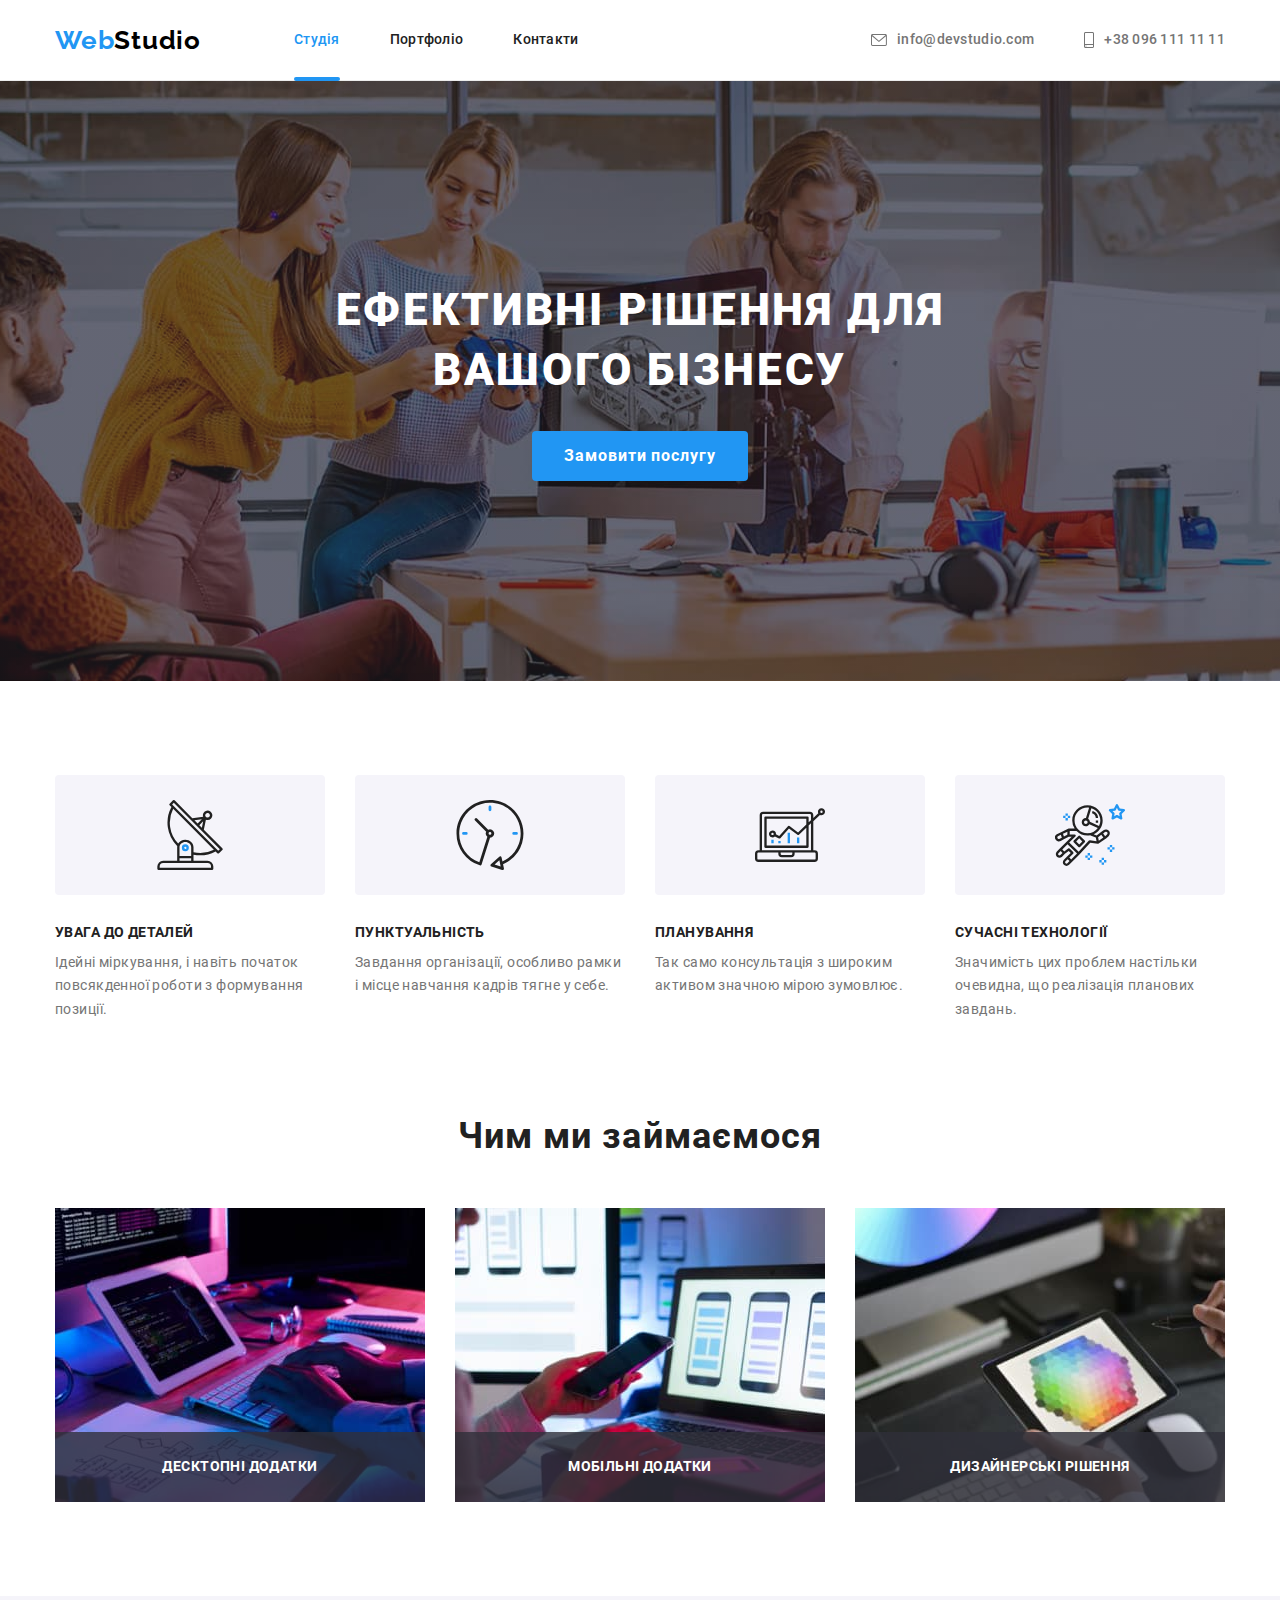
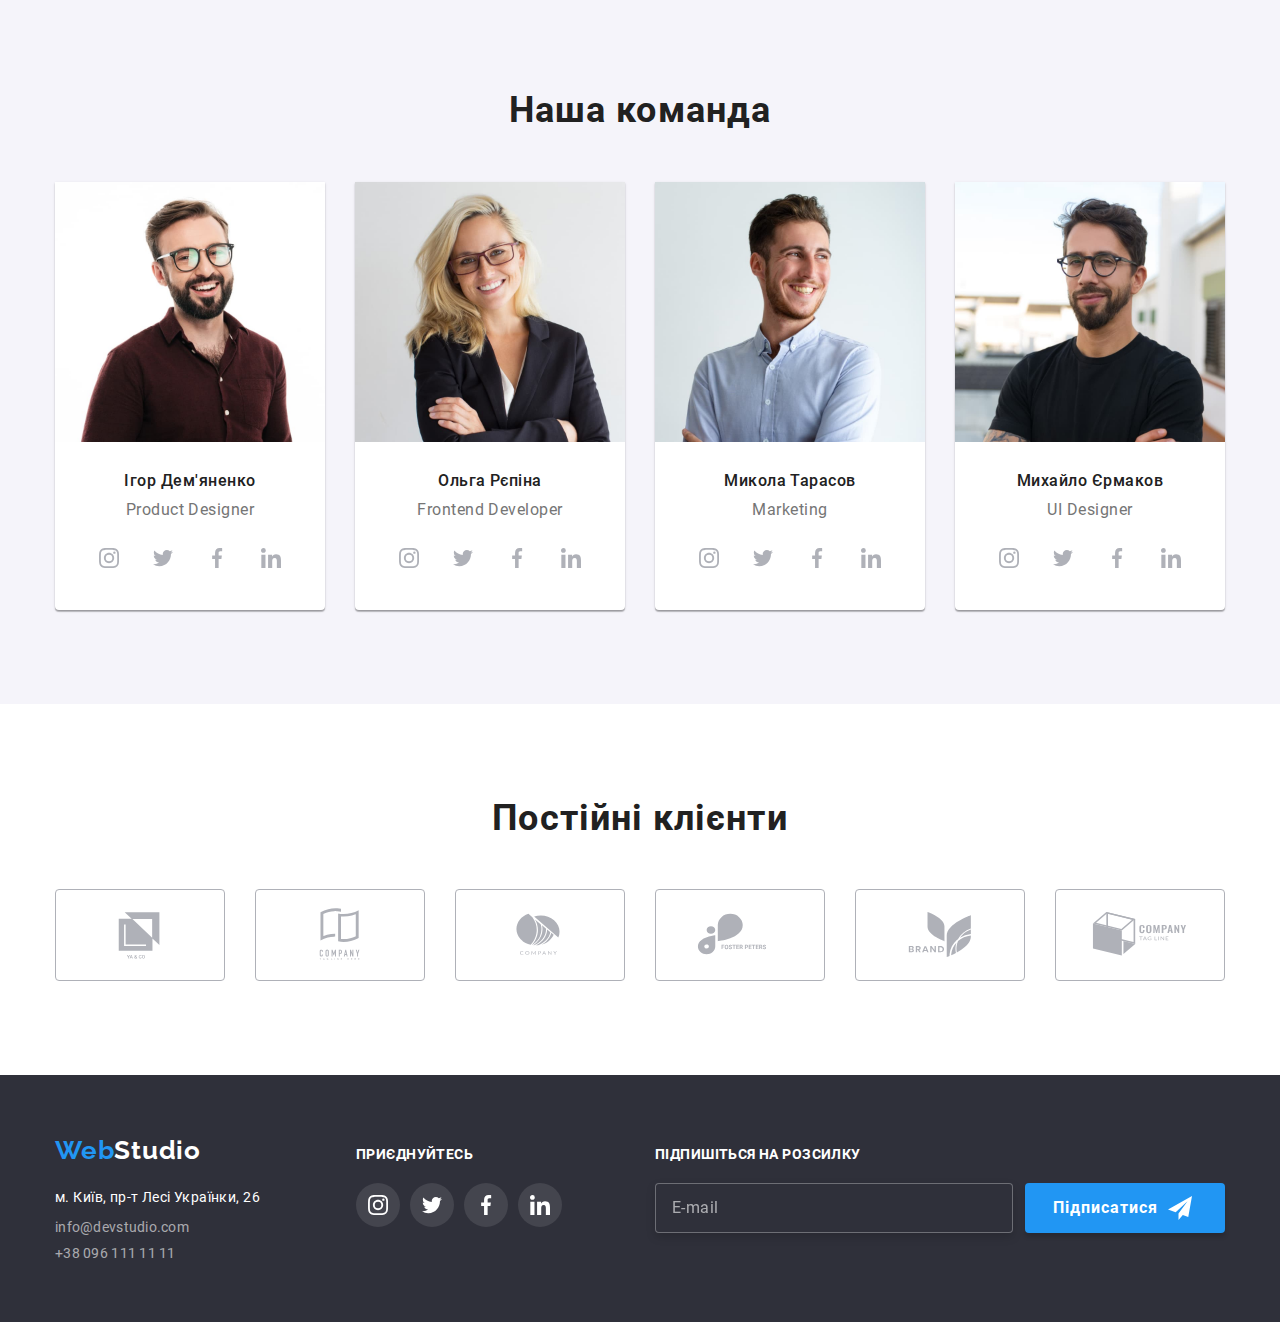
<file: index.html>
<!DOCTYPE html>
<html lang="uk">
  <head>
    <meta charset="UTF-8" />
    <meta http-equiv="X-UA-Compatible" content="IE=edge" />
    <meta name="viewport" content="width=device-width, initial-scale=1.0" />
    <title>Студія</title>
    <link
      rel="stylesheet"
      href="https://cdnjs.cloudflare.com/ajax/libs/modern-normalize/1.1.0/modern-normalize.min.css"
    />
    <link rel="stylesheet" href="./css/main.min.css" />
  </head>
  <body class="page">
    <header class="header">
      <div class="container">
        <div class="header__page">
          <nav class="header__nav">
            <a href="./index.html" class="link logo">Web<span class="logo__text">Studio</span></a>
            <ul class="site-nav list">
              <li class="site-nav__item">
                <a href="./index.html" class="site-nav__link site-nav__link--current">Студія</a>
              </li>
              <li class="site-nav__item">
                <a href="./portfolio.html" class="site-nav__link">Портфоліо</a>
              </li>
              <li class="site-nav__item">
                <a href="" class="site-nav__link">Контакти</a>
              </li>
            </ul>
          </nav>
          <ul class="header-contact list">
            <li class="header-contact__item">
              <a href="mailto:info@devstudio.com" class="header-contact__link">
                <svg class="header-contact__icon" width="16px" height="12px">
                  <use href="./images/icons.svg#icon-envelope"></use>
                </svg>
                info@devstudio.com
              </a>
            </li>
            <li class="header-contact__item">
              <a href="tel:+380961111111" class="header-contact__link">
                <svg class="header-contact__icon" width="10px" height="16px">
                  <use href="./images/icons.svg#icon-smartphone"></use>
                </svg>
                +38 096 111 11 11</a
              >
            </li>
          </ul>
        </div>
      </div>
    </header>
    <main>
      <section class="hero">
        <div class="container">
          <h1 class="hero__title">Ефективні рішення для вашого бізнесу</h1>
          <button type="button" class="hero__button" data-modal-open>Замовити послугу</button>
        </div>
      </section>
      <section class="section">
        <div class="container">
          <h2 class="visually-hidden">Наші переваги</h2>
          <ul class="advantage list">
            <li class="advantage__item">
              <div class="advantage__icon-box">
                <svg width="70" height="70">
                  <use href="./images/icons.svg#icon-antenna"></use>
                </svg>
              </div>
              <h3 class="advantage__title">Увага до деталей</h3>
              <p class="advantage__text">
                Ідейні міркування, і навіть початок повсякденної роботи з формування позиції.
              </p>
            </li>
            <li class="advantage__item">
              <div class="advantage__icon-box">
                <svg width="70" height="70">
                  <use href="./images/icons.svg#icon-clock"></use>
                </svg>
              </div>
              <h3 class="advantage__title">Пунктуальність</h3>
              <p class="advantage__text">
                Завдання організації, особливо рамки і місце навчання кадрів тягне у себе.
              </p>
            </li>
            <li class="advantage__item">
              <div class="advantage__icon-box">
                <svg width="70" height="70">
                  <use href="./images/icons.svg#icon-diagram"></use>
                </svg>
              </div>
              <h3 class="advantage__title">Планування</h3>
              <p class="advantage__text">
                Так само консультація з широким активом значною мірою зумовлює.
              </p>
            </li>
            <li class="advantage__item">
              <div class="advantage__icon-box">
                <svg width="70" height="70">
                  <use href="./images/icons.svg#icon-astronaut"></use>
                </svg>
              </div>
              <h3 class="advantage__title">Сучасні технології</h3>
              <p class="advantage__text">
                Значимість цих проблем настільки очевидна, що реалізація планових завдань.
              </p>
            </li>
          </ul>
        </div>
      </section>
      <section class="section section--no-padding-top">
        <div class="container">
          <h2 class="section__title">Чим ми займаємося</h2>
          <ul class="list work">
            <li class="work__item">
              <h3 class="work__title">Десктопні додатки</h3>
              <img
                src="./images/writting_code.jpg"
                alt="Руки друкують код на клавіатурі з планшетом"
                width="370"
              />
            </li>
            <li class="work__item">
              <h3 class="work__title">Мобільні додатки</h3>
              <img
                src="./images/design_layout.jpg"
                alt="Вибір дизайну макета для смартфона"
                width="370"
              />
            </li>
            <li class="work__item">
              <h3 class="work__title">Дизайнерські рішення</h3>
              <img src="./images/color_choice.jpg" alt="Вибір кольору на планшеті" width="370" />
            </li>
          </ul>
        </div>
      </section>
      <section class="section section--other-background">
        <div class="container">
          <h2 class="section__title">Наша команда</h2>
          <ul class="list team">
            <li class="team__item">
              <img
                class="team__image"
                src="./images/product_designer.jpg"
                alt="Дизайнер продукту"
                width="270"
              />
              <div class="team__content">
                <h3 class="team__title">Ігор Дем'яненко</h3>
                <p class="team__text" lang="en">Product Designer</p>
                <ul class="list socials">
                  <li class="socials__item">
                    <a class="link socials__link" href=""
                      ><svg width="20" height="20">
                        <use href="./images/icons.svg#icon-instagram"></use>
                      </svg>
                    </a>
                  </li>
                  <li class="socials__item">
                    <a class="link socials__link" href="">
                      <svg width="20" height="20">
                        <use href="./images/icons.svg#icon-twitter"></use>
                      </svg>
                    </a>
                  </li>
                  <li class="socials__item">
                    <a class="link socials__link" href="">
                      <svg width="20" height="20">
                        <use href="./images/icons.svg#icon-facebook"></use>
                      </svg>
                    </a>
                  </li>
                  <li class="socials__item">
                    <a class="link socials__link" href="">
                      <svg width="20" height="20">
                        <use href="./images/icons.svg#icon-linkedin"></use>
                      </svg>
                    </a>
                  </li>
                </ul>
              </div>
            </li>
            <li class="team__item">
              <img
                class="team__image"
                src="./images/frontend_developer.jpg"
                alt="Фронтенд розробник"
                width="270"
              />
              <div class="team__content">
                <h3 class="team__title">Ольга Рєпіна</h3>
                <p class="team__text" lang="en">Frontend Developer</p>
                <ul class="list socials">
                  <li class="socials__item">
                    <a class="link socials__link" href=""
                      ><svg width="20" height="20">
                        <use href="./images/icons.svg#icon-instagram"></use>
                      </svg>
                    </a>
                  </li>
                  <li class="socials__item">
                    <a class="link socials__link" href="">
                      <svg width="20" height="20">
                        <use href="./images/icons.svg#icon-twitter"></use>
                      </svg>
                    </a>
                  </li>
                  <li class="socials__item">
                    <a class="link socials__link" href="">
                      <svg width="20" height="20">
                        <use href="./images/icons.svg#icon-facebook"></use>
                      </svg>
                    </a>
                  </li>
                  <li class="socials__item">
                    <a class="link socials__link" href="">
                      <svg width="20" height="20">
                        <use href="./images/icons.svg#icon-linkedin"></use>
                      </svg>
                    </a>
                  </li>
                </ul>
              </div>
            </li>
            <li class="team__item">
              <img class="team__image" src="./images/marketing.jpg" alt="Маркетолог" width="270" />
              <div class="team__content">
                <h3 class="team__title">Микола Тарасов</h3>
                <p class="team__text" lang="en">Marketing</p>
                <ul class="list socials">
                  <li class="socials__item">
                    <a class="link socials__link" href=""
                      ><svg width="20" height="20">
                        <use href="./images/icons.svg#icon-instagram"></use>
                      </svg>
                    </a>
                  </li>
                  <li class="socials__item">
                    <a class="link socials__link" href="">
                      <svg width="20" height="20">
                        <use href="./images/icons.svg#icon-twitter"></use>
                      </svg>
                    </a>
                  </li>
                  <li class="socials__item">
                    <a class="link socials__link" href="">
                      <svg width="20" height="20">
                        <use href="./images/icons.svg#icon-facebook"></use>
                      </svg>
                    </a>
                  </li>
                  <li class="socials__item">
                    <a class="link socials__link" href="">
                      <svg width="20" height="20">
                        <use href="./images/icons.svg#icon-linkedin"></use>
                      </svg>
                    </a>
                  </li>
                </ul>
              </div>
            </li>
            <li class="team__item">
              <img
                class="team__image"
                src="./images/ui_designer.jpg"
                alt="дизайнер інтерфейсу"
                width="270"
              />
              <div class="team__content">
                <h3 class="team__title">Михайло Єрмаков</h3>
                <p class="team__text" lang="en">UI Designer</p>
                <ul class="list socials">
                  <li class="socials__item">
                    <a class="link socials__link" href=""
                      ><svg width="20" height="20">
                        <use href="./images/icons.svg#icon-instagram"></use>
                      </svg>
                    </a>
                  </li>
                  <li class="socials__item">
                    <a class="link socials__link" href="">
                      <svg width="20" height="20">
                        <use href="./images/icons.svg#icon-twitter"></use>
                      </svg>
                    </a>
                  </li>
                  <li class="socials__item">
                    <a class="link socials__link" href="">
                      <svg width="20" height="20">
                        <use href="./images/icons.svg#icon-facebook"></use>
                      </svg>
                    </a>
                  </li>
                  <li class="socials__item">
                    <a class="link socials__link" href="">
                      <svg width="20" height="20">
                        <use href="./images/icons.svg#icon-linkedin"></use>
                      </svg>
                    </a>
                  </li>
                </ul>
              </div>
            </li>
          </ul>
        </div>
      </section>
      <section class="section">
        <div class="container">
          <h2 class="section__title">Постійні клієнти</h2>
          <ul class="list clients">
            <li class="clients__item">
              <a class="link clients__link" href="">
                <svg width="106" height="60">
                  <use href="./images/icons.svg#icon-logo-yaco"></use>
                </svg>
              </a>
            </li>
            <li class="clients__item">
              <a class="link clients__link" href="">
                <svg width="106" height="60">
                  <use href="./images/icons.svg#icon-logo-tag-line-here"></use>
                </svg>
              </a>
            </li>
            <li class="clients__item">
              <a class="link clients__link" href="">
                <svg width="106" height="60">
                  <use href="./images/icons.svg#icon-logo-company"></use>
                </svg>
              </a>
            </li>
            <li class="clients__item">
              <a class="link clients__link" href="">
                <svg width="106" height="60">
                  <use href="./images/icons.svg#icon-logo-foster-peters"></use>
                </svg>
              </a>
            </li>
            <li class="clients__item">
              <a class="link clients__link" href="">
                <svg width="106" height="60">
                  <use href="./images/icons.svg#icon-logo-brand"></use>
                </svg>
              </a>
            </li>
            <li class="clients__item">
              <a class="link clients__link" href="">
                <svg width="106" height="60">
                  <use href="./images/icons.svg#icon-logo-tag-line"></use>
                </svg>
              </a>
            </li>
          </ul>
        </div>
      </section>
    </main>
    <footer class="footer">
      <div class="container footer__container">
        <div class="footer__contact">
          <a href="./index.html" class="link logo footer-logo"
            >Web<span class="footer-logo__text">Studio</span></a
          >
          <address>
            <ul class="footer__list-address">
              <li class="footer__address-item">
                <a
                  href="https://bit.ly/3xHQmJ1"
                  target="_blank"
                  rel="noopener noreferrer nofollow"
                  class="footer__address-link"
                  >м. Київ, пр-т Лесі Українки, 26</a
                >
              </li>
              <li class="footer__address-item">
                <a href="mailto:info@devstudio.com" class="footer__contact-link"
                  >info@devstudio.com</a
                >
              </li>
              <li class="footer__address-item">
                <a href="tel:+380961111111" class="footer__contact-link">+38 096 111 11 11</a>
              </li>
            </ul>
          </address>
        </div>
        <div class="footer-social">
          <p class="footer-social__title">Приєднуйтесь</p>
          <ul class="list footer-social__list">
            <li class="footer-social__item">
              <a class="link footer-social__link" href=""
                ><svg width="20" height="20">
                  <use href="./images/icons.svg#icon-instagram"></use>
                </svg>
              </a>
            </li>
            <li class="footer-social__item">
              <a class="link footer-social__link" href="">
                <svg width="20" height="20">
                  <use href="./images/icons.svg#icon-twitter"></use>
                </svg>
              </a>
            </li>
            <li class="footer-social__item">
              <a class="link footer-social__link" href="">
                <svg width="20" height="20">
                  <use href="./images/icons.svg#icon-facebook"></use>
                </svg>
              </a>
            </li>
            <li class="footer-social__item">
              <a class="link footer-social__link" href="">
                <svg width="20" height="20">
                  <use href="./images/icons.svg#icon-linkedin"></use>
                </svg>
              </a>
            </li>
          </ul>
        </div>
        <div>
          <p class="form-title">Підпишіться на розсилку</p>
          <form class="footer-form" name="footer-form">
            <input
              class="footer-form__input"
              id="email-name"
              type="email"
              name="email-name"
              placeholder="E-mail"
            />
            <button class="button-footer" type="submit">
              Підписатися
              <svg class="button-footer__icon" width="24" height="24">
                <use href="./images/icons.svg#icon-send"></use>
              </svg>
            </button>
          </form>
        </div>
      </div>
    </footer>
    <!-- modal -->
    <div class="backdrop is-hidden" data-modal>
      <div class="modal">
        <div class="button-close">
          <button type="button" class="button-close__style" data-modal-close>
            <svg width="11" height="11">
              <use href="./images/icons.svg#icon-close"></use>
            </svg>
          </button>
        </div>
        <h2 class="modal__title">Залиште свої дані, ми вам передзвонимо</h2>
        <form name="contact-form">
          <label class="form-label" for="person-name">Ім'я</label>
          <div class="form-control">
            <input class="form-control__input" id="person-name" type="text" name="person-name" />
            <svg class="form-control__icon" width="18" height="18">
              <use href="./images/icons.svg#icon-person"></use>
            </svg>
          </div>

          <label class="form-label" for="person-phone">Телефон</label>
          <div class="form-control">
            <input class="form-control__input" id="person-phone" type="tel" name="person-phone" />
            <svg class="form-control__icon" width="18" height="18">
              <use href="./images/icons.svg#icon-phone"></use>
            </svg>
          </div>

          <label class="form-label" for="person-mail">Пошта</label>
          <div class="form-control">
            <input class="form-control__input" id="person-mail" type="email" name="person-mail" />
            <svg class="form-control__icon" width="18" height="18">
              <use href="./images/icons.svg#icon-mail"></use>
            </svg>
          </div>

          <label class="form-label" for="person-comment">Коментар</label>
          <textarea
            class="form-textarea"
            id="person-comment"
            name="person-comment"
            placeholder="Введіть текст"
          ></textarea>

          <label class="checkbox">
            <input
              class="checkbox__input visually-hidden"
              type="checkbox"
              name="accept"
              value="accept"
            />
            <svg class="checkbox__icon" width="16" height="15">
              <use href="./images/icons.svg#icon-check"></use>
            </svg>
            Погоджуюся з розсилкою та приймаю
            <a class="link checkbox__label-link" href="#">Умови договору</a>
          </label>
          <button class="form-button" type="submit">Відправити</button>
        </form>
      </div>
    </div>
    <script src="./js/modal.js"></script>
  </body>
</html>
</file>
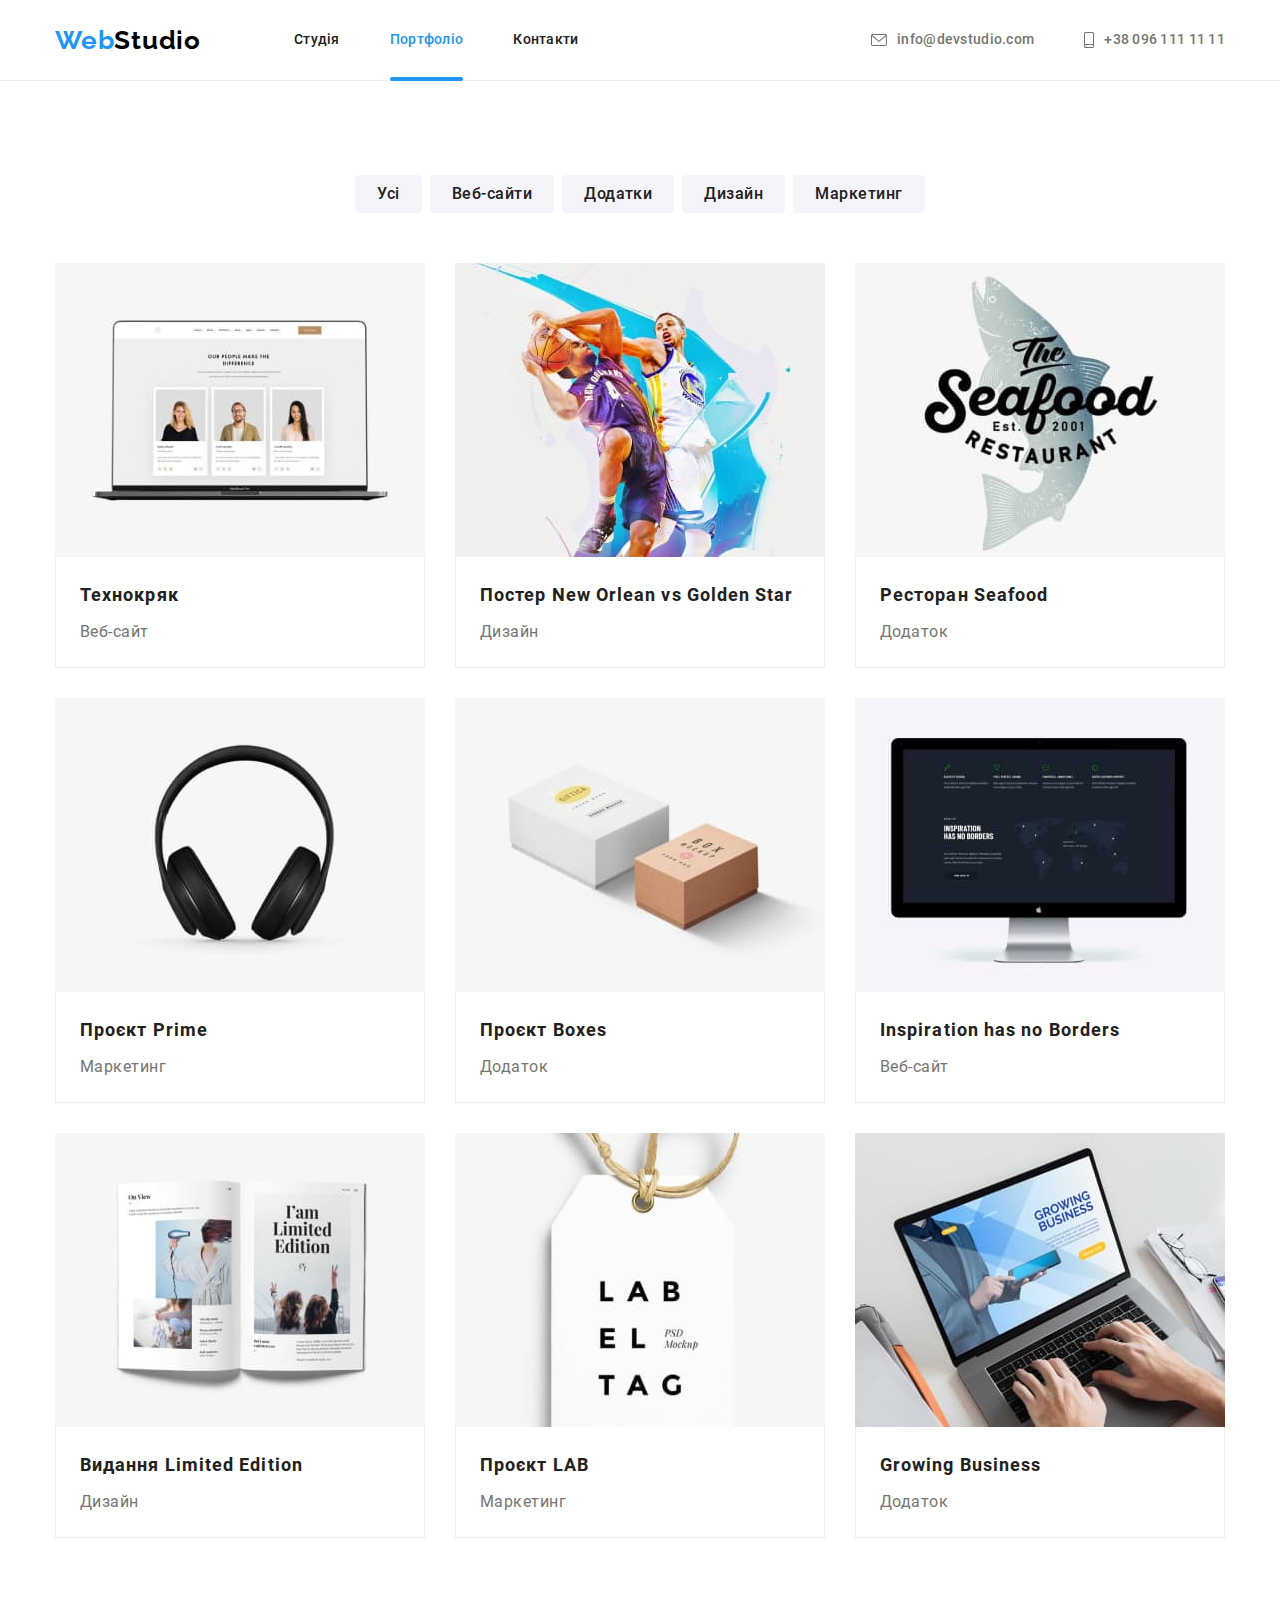
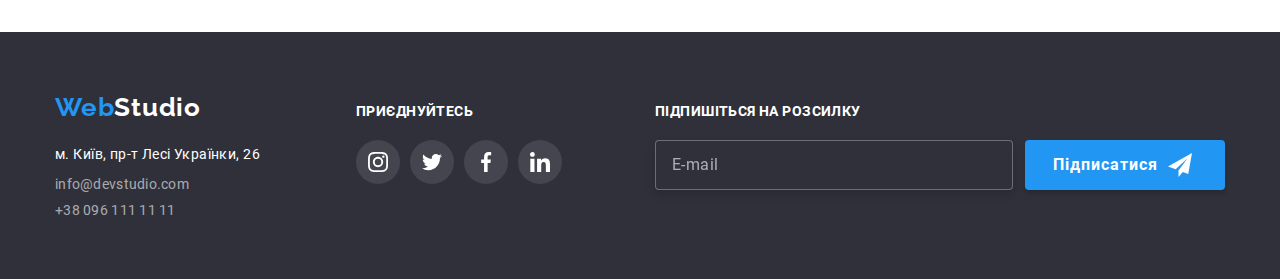
<file: portfolio.html>
<!DOCTYPE html>
<html lang="uk">
  <head>
    <meta charset="UTF-8" />
    <meta http-equiv="X-UA-Compatible" content="IE=edge" />
    <meta name="viewport" content="width=device-width, initial-scale=1.0" />
    <title>Студія</title>
    <link
      rel="stylesheet"
      href="https://cdnjs.cloudflare.com/ajax/libs/modern-normalize/1.1.0/modern-normalize.min.css"
    />
    <link rel="stylesheet" href="./css/main.min.css" />
  </head>
  <body class="page">
    <header class="header">
      <div class="container">
        <div class="header__page">
          <nav class="header__nav">
            <a href="./index.html" class="link logo">Web<span class="logo__text">Studio</span></a>
            <ul class="site-nav list">
              <li class="site-nav__item">
                <a href="./index.html" class="site-nav__link">Студія</a>
              </li>
              <li class="site-nav__item">
                <a href="./portfolio.html" class="site-nav__link site-nav__link--current"
                  >Портфоліо</a
                >
              </li>
              <li class="site-nav__item">
                <a href="" class="site-nav__link">Контакти</a>
              </li>
            </ul>
          </nav>
          <ul class="header-contact list">
            <li class="header-contact__item">
              <a href="mailto:info@devstudio.com" class="header-contact__link">
                <svg class="header-contact__icon" width="16px" height="12px">
                  <use href="./images/icons.svg#icon-envelope"></use>
                </svg>
                info@devstudio.com
              </a>
            </li>
            <li class="header-contact__item">
              <a href="tel:+380961111111" class="header-contact__link">
                <svg class="header-contact__icon" width="10px" height="16px">
                  <use href="./images/icons.svg#icon-smartphone"></use>
                </svg>
                +38 096 111 11 11</a
              >
            </li>
          </ul>
        </div>
      </div>
    </header>
    <main>
      <section class="section">
        <div class="container">
          <h1 class="visually-hidden">Портфоліо</h1>
          <ul class="list filter">
            <li>
              <button class="filter__button" type="button">Усі</button>
            </li>
            <li>
              <button class="filter__button" type="button">Веб-сайти</button>
            </li>
            <li>
              <button class="filter__button" type="button">Додатки</button>
            </li>
            <li>
              <button class="filter__button" type="button">Дизайн</button>
            </li>
            <li>
              <button class="filter__button" type="button">Маркетинг</button>
            </li>
          </ul>
          <ul class="list portfolio">
            <li class="portfolio__item">
              <a class="link portfolio__link" href="">
                <div class="card">
                  <img
                    src="./images/portfolio/tekhnokryak.jpg"
                    alt="Веб-сайт зображений на екрані ноутбука"
                    width="370"
                  />
                  <div class="card__overlay">
                    <p class="card__description">
                      Ресурс пропонує комплексні пропозиції з різним рівнем функціоналу та сервісів.
                      Все це дозволить відвідувачу отримати вичерпні відомості про компанію чи
                      приватну особу.
                    </p>
                  </div>
                </div>
                <div class="card-content">
                  <h2 class="card-content__title">Технокряк</h2>
                  <p class="card-content__text">Веб-сайт</p>
                </div>
              </a>
            </li>
            <li class="portfolio__item">
              <a class="link portfolio__link" href="">
                <div class="card">
                  <img
                    src="./images/portfolio/poster.jpg"
                    alt="Два баскетболіста грають з м'ячем в баскетбол"
                    width="370"
                  />
                  <div class="card__overlay">
                    <p class="card__description">
                      Ресурс пропонує комплексні пропозиції з різним рівнем функціоналу та сервісів.
                      Все це дозволить відвідувачу отримати вичерпні відомості про компанію чи
                      приватну особу.
                    </p>
                  </div>
                </div>
                <div class="card-content">
                  <h2 class="card-content__title">Постер New Orlean vs Golden Star</h2>
                  <p class="card-content__text">Дизайн</p>
                </div>
              </a>
            </li>
            <li class="portfolio__item">
              <a class="link portfolio__link" href="">
                <div class="card">
                  <img
                    src="./images/portfolio/seafood-restaurant.jpg"
                    alt="Логотип ресторану напис та риба на задньому фоні"
                    width="370"
                  />
                  <div class="card__overlay">
                    <p class="card__description">
                      Ресурс пропонує комплексні пропозиції з різним рівнем функціоналу та сервісів.
                      Все це дозволить відвідувачу отримати вичерпні відомості про компанію чи
                      приватну особу.
                    </p>
                  </div>
                </div>
                <div class="card-content">
                  <h2 class="card-content__title">Ресторан Seafood</h2>
                  <p class="card-content__text">Додаток</p>
                </div>
              </a>
            </li>
            <li class="portfolio__item">
              <a class="link portfolio__link" href="">
                <div class="card">
                  <img
                    src="./images/portfolio/project-prime.jpg"
                    alt="Навушники зображені на світло-сірому фоні"
                    width="370"
                  />
                  <div class="card__overlay">
                    <p class="card__description">
                      Ресурс пропонує комплексні пропозиції з різним рівнем функціоналу та сервісів.
                      Все це дозволить відвідувачу отримати вичерпні відомості про компанію чи
                      приватну особу.
                    </p>
                  </div>
                </div>
                <div class="card-content">
                  <h2 class="card-content__title">Проєкт Prime</h2>
                  <p class="card-content__text">Маркетинг</p>
                </div>
              </a>
            </li>
            <li class="portfolio__item">
              <a class="link portfolio__link" href="">
                <div class="card">
                  <img
                    src="./images/portfolio/project-boxes.jpg"
                    alt="Біла і бура кортобки з написами зображені на світло-сірому фоні"
                    width="370"
                  />
                  <div class="card__overlay">
                    <p class="card__description">
                      Ресурс пропонує комплексні пропозиції з різним рівнем функціоналу та сервісів.
                      Все це дозволить відвідувачу отримати вичерпні відомості про компанію чи
                      приватну особу.
                    </p>
                  </div>
                </div>
                <div class="card-content">
                  <h2 class="card-content__title">Проєкт Boxes</h2>
                  <p class="card-content__text">Додаток</p>
                </div>
              </a>
            </li>
            <li class="portfolio__item">
              <a class="link portfolio__link" href="">
                <div class="card">
                  <img
                    src="./images/portfolio/inspiration-has-no-borders.jpg"
                    alt="На моніторі зображена карта світу і переваги проекту"
                    width="370"
                  />
                  <div class="card__overlay">
                    <p class="card__description">
                      Ресурс пропонує комплексні пропозиції з різним рівнем функціоналу та сервісів.
                      Все це дозволить відвідувачу отримати вичерпні відомості про компанію чи
                      приватну особу.
                    </p>
                  </div>
                </div>
                <div class="card-content">
                  <h2 class="card-content__title" lang="en">Inspiration has no Borders</h2>
                  <p class="card-content__text">Веб-сайт</p>
                </div>
              </a>
            </li>
            <li class="portfolio__item">
              <a class="link portfolio__link" href="">
                <div class="card">
                  <img
                    src="./images/portfolio/limited-edition.jpg"
                    alt="Журнал в розгорнутому вигляді на світло-сірому фоні"
                    width="370"
                  />
                  <div class="card__overlay">
                    <p class="card__description">
                      Ресурс пропонує комплексні пропозиції з різним рівнем функціоналу та сервісів.
                      Все це дозволить відвідувачу отримати вичерпні відомості про компанію чи
                      приватну особу.
                    </p>
                  </div>
                </div>
                <div class="card-content">
                  <h2 class="card-content__title">Видання Limited Edition</h2>
                  <p class="card-content__text">Дизайн</p>
                </div>
              </a>
            </li>
            <li class="portfolio__item">
              <a class="link portfolio__link" href="">
                <div class="card">
                  <img
                    src="./images/portfolio/project-lab.jpg"
                    alt="Бірка з написом зображена сірому фоні"
                    width="370"
                  />
                  <div class="card__overlay">
                    <p class="card__description">
                      Ресурс пропонує комплексні пропозиції з різним рівнем функціоналу та сервісів.
                      Все це дозволить відвідувачу отримати вичерпні відомості про компанію чи
                      приватну особу.
                    </p>
                  </div>
                </div>
                <div class="card-content">
                  <h2 class="card-content__title">Проєкт LAB</h2>
                  <p class="card-content__text">Маркетинг</p>
                </div>
              </a>
            </li>
            <li class="portfolio__item">
              <a class="link portfolio__link" href="">
                <div class="card">
                  <img
                    src="./images/portfolio/growing-business.jpg"
                    alt="Веб-сайт на екрані ноутбука і руки на клавіатурі"
                    width="370"
                  />
                  <div class="card__overlay">
                    <p class="card__description">
                      Ресурс пропонує комплексні пропозиції з різним рівнем функціоналу та сервісів.
                      Все це дозволить відвідувачу отримати вичерпні відомості про компанію чи
                      приватну особу.
                    </p>
                  </div>
                </div>
                <div class="card-content">
                  <h2 class="card-content__title" lang="en">Growing Business</h2>
                  <p class="card-content__text">Додаток</p>
                </div>
              </a>
            </li>
          </ul>
        </div>
      </section>
    </main>
    <footer class="footer">
      <div class="container footer__container">
        <div class="footer__contact">
          <a href="./index.html" class="link logo footer-logo"
            >Web<span class="footer-logo__text">Studio</span></a
          >
          <address>
            <ul class="footer__list-address">
              <li class="footer__address-item">
                <a
                  href="https://bit.ly/3xHQmJ1"
                  target="_blank"
                  rel="noopener noreferrer nofollow"
                  class="footer__address-link"
                  >м. Київ, пр-т Лесі Українки, 26</a
                >
              </li>
              <li class="footer__address-item">
                <a href="mailto:info@devstudio.com" class="footer__contact-link"
                  >info@devstudio.com</a
                >
              </li>
              <li class="footer__address-item">
                <a href="tel:+380961111111" class="footer__contact-link">+38 096 111 11 11</a>
              </li>
            </ul>
          </address>
        </div>
        <div class="footer-social">
          <p class="footer-social__title">Приєднуйтесь</p>
          <ul class="list footer-social__list">
            <li class="footer-social__item">
              <a class="link footer-social__link" href=""
                ><svg width="20" height="20">
                  <use href="./images/icons.svg#icon-instagram"></use>
                </svg>
              </a>
            </li>
            <li class="footer-social__item">
              <a class="link footer-social__link" href="">
                <svg width="20" height="20">
                  <use href="./images/icons.svg#icon-twitter"></use>
                </svg>
              </a>
            </li>
            <li class="footer-social__item">
              <a class="link footer-social__link" href="">
                <svg width="20" height="20">
                  <use href="./images/icons.svg#icon-facebook"></use>
                </svg>
              </a>
            </li>
            <li class="footer-social__item">
              <a class="link footer-social__link" href="">
                <svg width="20" height="20">
                  <use href="./images/icons.svg#icon-linkedin"></use>
                </svg>
              </a>
            </li>
          </ul>
        </div>
        <div>
          <p class="form-title">Підпишіться на розсилку</p>
          <form class="footer-form" name="footer-form">
            <input
              class="footer-form__input"
              id="email-name"
              type="email"
              name="email-name"
              placeholder="E-mail"
            />
            <button class="button-footer" type="submit">
              Підписатися
              <svg class="button-footer__icon" width="24" height="24">
                <use href="./images/icons.svg#icon-send"></use>
              </svg>
            </button>
          </form>
        </div>
      </div>
    </footer>
  </body>
</html>
</file>
<file: css/main.min.css>
@font-face{font-family:"Roboto";font-style:normal;font-weight:400;src:url("../fonts/roboto-v30-latin_cyrillic-regular.eot");src:local(""),url("../fonts/roboto-v30-latin_cyrillic-regular.eot?#iefix") format("embedded-opentype"),url("../fonts/roboto-v30-latin_cyrillic-regular.woff2") format("woff2"),url("../fonts/roboto-v30-latin_cyrillic-regular.woff") format("woff"),url("../fonts/roboto-v30-latin_cyrillic-regular.ttf") format("truetype"),url("../fonts/roboto-v30-latin_cyrillic-regular.svg#Roboto") format("svg")}@font-face{font-family:"Roboto";font-style:normal;font-weight:500;src:url("../fonts/roboto-v30-latin_cyrillic-500.eot");src:local(""),url("../fonts/roboto-v30-latin_cyrillic-500.eot?#iefix") format("embedded-opentype"),url("../fonts/roboto-v30-latin_cyrillic-500.woff2") format("woff2"),url("../fonts/roboto-v30-latin_cyrillic-500.woff") format("woff"),url("../fonts/roboto-v30-latin_cyrillic-500.ttf") format("truetype"),url("../fonts/roboto-v30-latin_cyrillic-500.svg#Roboto") format("svg")}@font-face{font-family:"Roboto";font-style:normal;font-weight:700;src:url("../fonts/roboto-v30-latin_cyrillic-700.eot");src:local(""),url("../fonts/roboto-v30-latin_cyrillic-700.eot?#iefix") format("embedded-opentype"),url("../fonts/roboto-v30-latin_cyrillic-700.woff2") format("woff2"),url("../fonts/roboto-v30-latin_cyrillic-700.woff") format("woff"),url("../fonts/roboto-v30-latin_cyrillic-700.ttf") format("truetype"),url("../fonts/roboto-v30-latin_cyrillic-700.svg#Roboto") format("svg")}@font-face{font-family:"Roboto";font-style:normal;font-weight:900;src:url("../fonts/roboto-v30-latin_cyrillic-900.eot");src:local(""),url("../fonts/roboto-v30-latin_cyrillic-900.eot?#iefix") format("embedded-opentype"),url("../fonts/roboto-v30-latin_cyrillic-900.woff2") format("woff2"),url("../fonts/roboto-v30-latin_cyrillic-900.woff") format("woff"),url("../fonts/roboto-v30-latin_cyrillic-900.ttf") format("truetype"),url("../fonts/roboto-v30-latin_cyrillic-900.svg#Roboto") format("svg")}@font-face{font-family:"Raleway";font-style:normal;font-weight:700;src:url("../fonts/raleway-v28-latin_cyrillic-700.eot");src:local(""),url("../fonts/raleway-v28-latin_cyrillic-700.eot?#iefix") format("embedded-opentype"),url("../fonts/raleway-v28-latin_cyrillic-700.woff2") format("woff2"),url("../fonts/raleway-v28-latin_cyrillic-700.woff") format("woff"),url("../fonts/raleway-v28-latin_cyrillic-700.ttf") format("truetype"),url("../fonts/raleway-v28-latin_cyrillic-700.svg#Raleway") format("svg")}.page{background-color:var(--primary-white-color);color:var(--primary-text-color);font-family:"Roboto","Times New Roman",sans-serif;font-size:14px}.list{list-style:none}.link{text-decoration:none}h1,h2,h3,h4,h5,h6,p,ul{padding:0;margin:0}img{display:block;max-width:100%;height:auto}:root{--primary-background-color: #2f303a;--secondary-background-color: #f5f4fa;--primary-text-color: #757575;--title-text-color: #212121;--focus-color: #2196f3;--primary-white-color: #ffffff;--primary-black-color: #000000;--translucent-black-color: rgba(255, 255, 255, 0.6);--primary-svg-color: #afb1b8;--input-border: rgba(33, 33, 33, 0.2);--shadow-button-primary: 0px 4px 4px rgba(0, 0, 0, 0.15);--button-form-color-hover: #188ce8;--backdrop-color: rgba(0, 0, 0, 0.2);--button-close-border: rgba(0, 0, 0, 0.1);--border-footer-form-color: rgba(255, 255, 255, 0.3);--header-line-color: #ececec;--font-family-logo: "Raleway";--font-weight-normal: 400;--font-weight-semibold: 500;--font-weight-bold: 700;--font-weight-black: 900;--font-size-modal-text: 12px;--font-size-text-primary: 14px;--font-size-text-secondary: 16px;--font-size-card-content: 18px;--font-size-modal: 20px;--font-size-logo: 26px;--font-size-text-header: 36px;--font-size-text-large: 44px}.visually-hidden{position:absolute;white-space:nowrap;width:1px;height:1px;overflow:hidden;border:0;padding:0;clip:rect(0 0 0 0);-webkit-clip-path:inset(50%);clip-path:inset(50%);margin:-1px}.work__title,.socials__link,.socials,.checkbox,.footer-social .footer-social__link,.clients .clients__link,.clients,.button-close .button-close__style,.advantage .advantage__icon-box{display:-webkit-box;display:-ms-flexbox;display:flex;-webkit-box-align:center;-ms-flex-align:center;align-items:center;-webkit-box-pack:center;-ms-flex-pack:center;justify-content:center}.socials__link,.card .card__overlay,.portfolio .portfolio__link,.checkbox .checkbox__icon,.form-textarea,.form-control .form-control__icon,.form-control .form-control__input,.backdrop,.header-contact .header-contact__link,.header .site-nav__link,.footer-social .footer-social__link,.footer .footer__contact-link,.clients .clients__link,.form-button,.button-close .button-close__style,.filter .filter__button,.hero__button{-webkit-transition-duration:250ms;transition-duration:250ms;-webkit-transition-timing-function:cubic-bezier(0.4, 0, 0.2, 1);transition-timing-function:cubic-bezier(0.4, 0, 0.2, 1)}.advantage{display:-webkit-box;display:-ms-flexbox;display:flex;-ms-flex-preferred-size:calc((100% - 90px)/4);flex-basis:calc((100% - 90px)/4);gap:30px}.advantage .advantage__icon-box{width:270px;height:120px;margin-bottom:30px;background-color:var(--secondary-background-color);border-radius:4px}.advantage .advantage__title{margin-bottom:10px;color:var(--title-text-color);font-weight:var(--font-weight-bold);font-size:var(--font-size-text-primary);line-height:1.14;letter-spacing:.03em;text-transform:uppercase}.advantage .advantage__text{line-height:1.71;letter-spacing:.03em}.hero__button{padding:10px 32px;margin:0 auto;color:var(--primary-white-color);font-family:inherit;font-weight:var(--font-weight-bold);font-size:var(--font-size-text-secondary);line-height:1.87;letter-spacing:.06em;background-color:var(--focus-color);cursor:pointer;border:0;border-radius:4px;-webkit-transition-property:-webkit-box-shadow;transition-property:-webkit-box-shadow;transition-property:box-shadow;transition-property:box-shadow, -webkit-box-shadow}.hero__button:hover,.hero__button:focus{background-color:var(--focus-color);-webkit-box-shadow:var(--shadow-button-primary);box-shadow:var(--shadow-button-primary);border-radius:4px}.filter{display:-webkit-box;display:-ms-flexbox;display:flex;-webkit-box-pack:center;-ms-flex-pack:center;justify-content:center;gap:8px;margin-bottom:50px}.filter .filter__button{padding:6px 22px;color:var(--title-text-color);font-family:inherit;font-weight:var(--font-weight-semibold);font-size:var(--font-size-text-secondary);line-height:1.62;letter-spacing:.03em;background-color:var(--secondary-background-color);cursor:pointer;border:0;border-radius:4px;-webkit-transition-property:background-color,color,-webkit-box-shadow;transition-property:background-color,color,-webkit-box-shadow;transition-property:background-color,color,box-shadow;transition-property:background-color,color,box-shadow,-webkit-box-shadow}.filter .filter__button:hover,.filter .filter__button:focus{background-color:var(--focus-color);color:var(--primary-white-color);font-weight:var(--font-weight-semibold);font-size:var(--font-size-text-secondary);line-height:1.62;letter-spacing:.03em;-webkit-box-shadow:0px 3px 1px rgba(0,0,0,.1),0px 1px 2px rgba(0,0,0,.08),0px 2px 2px rgba(0,0,0,.12);box-shadow:0px 3px 1px rgba(0,0,0,.1),0px 1px 2px rgba(0,0,0,.08),0px 2px 2px rgba(0,0,0,.12);border-radius:4px}.button-footer{display:-webkit-box;display:-ms-flexbox;display:flex;-webkit-box-align:center;-ms-flex-align:center;align-items:center;gap:10px;padding:10px 28px;margin:0 auto;width:200px;height:50px;-webkit-box-shadow:0px 4px 4px rgba(0,0,0,.15);box-shadow:0px 4px 4px rgba(0,0,0,.15);background-color:var(--focus-color);cursor:pointer;border:0;border-radius:4px;color:var(--primary-white-color);font-family:inherit;font-weight:var(--font-weight-bold);font-size:var(--font-size-text-secondary);line-height:2.25;letter-spacing:.06em}.button-footer .button-footer__icon{fill:var(--primary-white-color)}.button-close{position:absolute;top:8px;right:8px;width:30px;height:30px}.button-close .button-close__style{padding:0;width:100%;height:100%;background-color:var(--primary-white-color);border:1px solid var(--button-close-border);border-radius:50%;cursor:pointer;-webkit-transition-property:fill;transition-property:fill}.button-close:hover,.button-close:focus{fill:var(--focus-color)}.form-button{display:block;padding:10px 52px;margin:0 auto;color:var(--primary-white-color);font-family:inherit;font-weight:var(--font-weight-bold);font-size:var(--font-size-text-secondary);line-height:1.87;letter-spacing:.06em;background-color:var(--focus-color);cursor:pointer;border:0;border-radius:4px;-webkit-box-shadow:var(--shadow-button-primary);box-shadow:var(--shadow-button-primary);-webkit-transition-property:background-color;transition-property:background-color}.form-button:hover,.form-button:focus{background-color:var(--button-form-color-hover)}.clients{gap:30px}.clients .clients__item{width:calc((100% - 150px)/6);height:92px}.clients .clients__link{width:100%;height:100%;fill:var(--primary-svg-color);border:1px solid var(--primary-svg-color);border-radius:4px;-webkit-transition-property:fill,background-color,border;transition-property:fill,background-color,border}.clients .clients__link:hover,.clients .clients__link:focus{fill:var(--focus-color);border:1px solid var(--focus-color);border-radius:4px}.container{max-width:1200px;padding:0 15px;margin-left:auto;margin-right:auto}.footer{background-color:var(--primary-background-color);padding:60px 0}.footer .footer__container{display:-webkit-box;display:-ms-flexbox;display:flex;-webkit-box-align:baseline;-ms-flex-align:baseline;align-items:baseline}.footer .footer__contact{margin-right:70px;-webkit-box-flex:1;-ms-flex-positive:1;flex-grow:1}.footer .footer__list-address{font-style:normal;list-style:none}.footer .footer__address-item{margin-bottom:9px}.footer .footer__address-item:last-child{margin-bottom:0}.footer .footer__address-link{color:var(--primary-white-color);line-height:1.71;letter-spacing:.03em;text-decoration:none}.footer .footer__contact-link{color:var(--translucent-black-color);line-height:1.14;letter-spacing:.02em;text-decoration:none;-webkit-transition-property:color;transition-property:color}.footer .footer__contact-link:hover,.footer .footer__contact-link:focus{color:var(--focus-color)}.footer-social{margin-right:93px}.footer-social .footer-social__title{margin-bottom:20px;font-weight:var(--font-weight-bold);font-size:var(--font-size-text-primary);line-height:1.14;letter-spacing:.03em;text-transform:uppercase;color:var(--primary-white-color)}.footer-social .footer-social__list{display:-webkit-box;display:-ms-flexbox;display:flex;-webkit-box-align:center;-ms-flex-align:center;align-items:center;gap:10px}.footer-social .footer-social__item{width:44px;height:44px}.footer-social .footer-social__link{width:100%;height:100%;fill:var(--primary-white-color);background:rgba(255,255,255,.1);border-radius:50%;-webkit-transition-property:background-color;transition-property:background-color}.footer-social .footer-social__link:hover,.footer-social .footer-social__link:focus{fill:var(--primary-white-color);background-color:var(--focus-color)}.form-title{font-weight:var(--font-weight-bold);font-size:var(--font-size-text-primary);line-height:1.14;letter-spacing:.03em;text-transform:uppercase;color:var(--primary-white-color);margin-bottom:20px}.footer-form{display:-webkit-box;display:-ms-flexbox;display:flex;-webkit-box-align:center;-ms-flex-align:center;align-items:center;-webkit-box-pack:end;-ms-flex-pack:end;justify-content:flex-end;gap:12px}.footer-form .footer-form__input{width:358px;height:50px;padding:15px 16px;border:1px solid var(--border-footer-form-color);-webkit-filter:drop-shadow(0px 4px 4px rgba(0, 0, 0, 0.15));filter:drop-shadow(0px 4px 4px rgba(0, 0, 0, 0.15));border-radius:4px;background-color:var(--primary-background-color);color:var(--primary-white-color)}.footer-form .footer-form__input::-webkit-input-placeholder{font-weight:var(--font-weight-normal);font-size:var(--font-size-text-secondary);line-height:1.25;letter-spacing:.03em;color:var(--translucent-black-color)}.footer-form .footer-form__input::-moz-placeholder{font-weight:var(--font-weight-normal);font-size:var(--font-size-text-secondary);line-height:1.25;letter-spacing:.03em;color:var(--translucent-black-color)}.footer-form .footer-form__input:-ms-input-placeholder{font-weight:var(--font-weight-normal);font-size:var(--font-size-text-secondary);line-height:1.25;letter-spacing:.03em;color:var(--translucent-black-color)}.footer-form .footer-form__input::-ms-input-placeholder{font-weight:var(--font-weight-normal);font-size:var(--font-size-text-secondary);line-height:1.25;letter-spacing:.03em;color:var(--translucent-black-color)}.footer-form .footer-form__input::placeholder{font-weight:var(--font-weight-normal);font-size:var(--font-size-text-secondary);line-height:1.25;letter-spacing:.03em;color:var(--translucent-black-color)}.footer-form .footer-form__icon{fill:var(--primary-white-color)}.header{border-bottom:1px solid var(--header-line-color)}.header .header__page{display:-webkit-box;display:-ms-flexbox;display:flex;-webkit-box-pack:justify;-ms-flex-pack:justify;justify-content:space-between;-webkit-box-align:center;-ms-flex-align:center;align-items:center}.header .header__nav{display:-webkit-box;display:-ms-flexbox;display:flex;-webkit-box-align:center;-ms-flex-align:center;align-items:center;gap:93px}.header .site-nav{display:-webkit-box;display:-ms-flexbox;display:flex;gap:50px}.header .site-nav__link{position:relative;display:block;padding:32px 0;color:var(--title-text-color);font-weight:var(--font-weight-semibold);line-height:1.14;letter-spacing:.02em;text-decoration:none;-webkit-transition-property:color;transition-property:color}.header .site-nav__link:hover,.header .site-nav__link:focus{color:var(--focus-color)}.header .site-nav__link--current{color:var(--focus-color)}.header .site-nav__link--current::after{position:absolute;width:100%;height:4px;left:0;bottom:-1px;background-color:currentColor;border-radius:2px;content:""}.header-contact{display:-webkit-box;display:-ms-flexbox;display:flex;-webkit-box-align:center;-ms-flex-align:center;align-items:center;gap:50px}.header-contact .header-contact__link{display:-webkit-box;display:-ms-flexbox;display:flex;gap:10px;padding:32px 0;-webkit-box-align:center;-ms-flex-align:center;align-items:center;color:var(--primary-text-color);font-weight:var(--font-weight-semibold);line-height:1.14;letter-spacing:.02em;text-decoration:none;-webkit-transition-property:color;transition-property:color}.header-contact .header-contact__link:hover,.header-contact .header-contact__link:focus{color:var(--focus-color)}.header-contact .header-contact__icon{fill:currentColor}.hero{background-color:var(--primary-background-color);margin-left:auto;margin-right:auto;padding:200px 0;max-width:1600px;text-align:center;background-image:-webkit-gradient(linear, left top, left bottom, from(rgba(47, 48, 58, 0.4)), to(rgba(47, 48, 58, 0.4))),url(../images/img-hero.jpg);background-image:linear-gradient(rgba(47, 48, 58, 0.4), rgba(47, 48, 58, 0.4)),url(../images/img-hero.jpg);background-repeat:no-repeat;background-position:center}.hero .hero__title{max-width:696px;margin-left:auto;margin-right:auto;margin-bottom:30px;color:var(--primary-white-color);font-weight:var(--font-weight-black);font-size:var(--font-size-text-large);line-height:1.36;letter-spacing:.06em;text-transform:uppercase}.logo{color:var(--focus-color);font-family:var(--font-family-logo);font-weight:var(--font-weight-bold);font-size:var(--font-size-logo);line-height:1.19;letter-spacing:.03em}.logo .logo__text{color:var(--primary-black-color)}.footer-logo{display:block;margin-bottom:20px}.footer-logo .footer-logo__text{color:var(--primary-white-color)}.backdrop{position:fixed;top:0;left:0;width:100%;height:100%;background-color:var(--backdrop-color);-webkit-transition-property:opacity,visibility;transition-property:opacity,visibility}.is-hidden{opacity:0;visibility:hidden;pointer-events:none}.modal{position:absolute;top:50%;left:50%;-webkit-transform:translate(-50%, -50%);transform:translate(-50%, -50%);width:528px;height:581px;background-color:var(--primary-white-color);-webkit-box-shadow:0px 1px 3px rgba(0,0,0,.12),0px 1px 1px rgba(0,0,0,.14),0px 2px 1px rgba(0,0,0,.2);box-shadow:0px 1px 3px rgba(0,0,0,.12),0px 1px 1px rgba(0,0,0,.14),0px 2px 1px rgba(0,0,0,.2);border-radius:4px;padding:40px}.modal .modal__title{color:var(--title-text-color);font-weight:var(--font-weight-bold);font-size:var(--font-size-modal);line-height:1.15;letter-spacing:.03em;text-align:center;margin-bottom:12px}.form-label{display:block;font-weight:var(--font-weight-normal);font-size:var(--font-size-modal-text);line-height:1.16;letter-spacing:.01em;color:var(--primary-text-color);margin-bottom:4px}.form-control{position:relative;margin-bottom:10px}.form-control .form-control__input{width:100%;height:40px;border:1px solid var(--input-border);border-radius:4px;padding-left:42px;outline:none;fill:var(--title-text-color);-webkit-transition-property:border;transition-property:border}.form-control .form-control__input:focus{border-color:var(--focus-color)}.form-control .form-control__icon{position:absolute;top:50%;left:12px;-webkit-transform:translateY(-50%);transform:translateY(-50%);fill:var(--title-text-color);-webkit-transition-property:fill;transition-property:fill}.form-control:focus-within .form-control__icon{fill:var(--focus-color)}.form-textarea{display:block;width:100%;height:120px;padding:12px 16px;border:1px solid var(--input-border);border-radius:4px;margin-bottom:20px;outline:none;font-size:12px;resize:none;-webkit-transition-property:border;transition-property:border}.form-textarea::-webkit-input-placeholder{font-weight:var(--font-weight-normal);font-size:var(--font-size-modal-text);line-height:1.16;letter-spacing:.01em;color:rgba(117,117,117,.5)}.form-textarea::-moz-placeholder{font-weight:var(--font-weight-normal);font-size:var(--font-size-modal-text);line-height:1.16;letter-spacing:.01em;color:rgba(117,117,117,.5)}.form-textarea:-ms-input-placeholder{font-weight:var(--font-weight-normal);font-size:var(--font-size-modal-text);line-height:1.16;letter-spacing:.01em;color:rgba(117,117,117,.5)}.form-textarea::-ms-input-placeholder{font-weight:var(--font-weight-normal);font-size:var(--font-size-modal-text);line-height:1.16;letter-spacing:.01em;color:rgba(117,117,117,.5)}.form-textarea::placeholder{font-weight:var(--font-weight-normal);font-size:var(--font-size-modal-text);line-height:1.16;letter-spacing:.01em;color:rgba(117,117,117,.5)}.form-textarea:focus{border-color:var(--focus-color)}.checkbox{gap:7px;margin-bottom:30px;font-weight:var(--font-weight-normal);font-size:var(--font-size-text-primary);line-height:1.71;letter-spacing:.03em;color:var(--primary-text-color);fill:var(--primary-white-color)}.checkbox .checkbox__label-link{color:var(--focus-color);text-decoration:underline}.checkbox .checkbox__icon{border:2px solid var(--title-text-color);border-radius:2px;-webkit-transition-property:border,background-color;transition-property:border,background-color}.checkbox .checkbox__icon{border:2px solid var(--title-text-color);border-radius:2px;-webkit-transition-property:border,background-color;transition-property:border,background-color}.checkbox .checkbox__input:checked~.checkbox__icon{background-color:var(--focus-color);border:none}.portfolio{display:-webkit-box;display:-ms-flexbox;display:flex;-ms-flex-wrap:wrap;flex-wrap:wrap}.portfolio .portfolio__item{margin-right:30px;margin-bottom:30px}.portfolio .portfolio__item:nth-child(3n){margin-right:0}.portfolio .portfolio__item:nth-last-child(-n+3){margin-bottom:0}.portfolio .portfolio__link{position:relative;-webkit-transition-property:-webkit-box-shadow;transition-property:-webkit-box-shadow;transition-property:box-shadow;transition-property:box-shadow, -webkit-box-shadow}.portfolio .portfolio__link:hover,.portfolio .portfolio__link:focus{display:block;-webkit-box-shadow:0px 1px 1px rgba(0,0,0,.12),0px 4px 4px rgba(0,0,0,.06),1px 4px 6px rgba(0,0,0,.16);box-shadow:0px 1px 1px rgba(0,0,0,.12),0px 4px 4px rgba(0,0,0,.06),1px 4px 6px rgba(0,0,0,.16)}.card{position:relative;overflow:hidden}.card .card__overlay{position:absolute;top:0;left:0;width:100%;height:100%;opacity:0;-webkit-transform:translateY(100%);transform:translateY(100%);background-color:rgba(33,150,243,.9);-webkit-transition-property:opacity,-webkit-transform;transition-property:opacity,-webkit-transform;transition-property:transform,opacity;transition-property:transform,opacity,-webkit-transform}.portfolio__link:hover .card .card__overlay,.portfolio__link:focus .card .card__overlay{-webkit-transform:translateY(0);transform:translateY(0);opacity:1}.card .card__description{padding:63px 24px;font-size:18px;line-height:1.56;letter-spacing:.03em;color:var(--primary-white-color)}.card-content{padding:20px 24px;border:1px solid #eee;border-top:none}.card-content .card-content__title{margin-bottom:4px;color:var(--title-text-color);font-weight:var(--font-weight-bold);font-size:var(--font-size-card-content);line-height:2;letter-spacing:.06em}.card-content .card-content__text{color:var(--primary-text-color);font-size:var(--font-size-text-secondary);line-height:1.88;letter-spacing:.03em}.team{display:-webkit-box;display:-ms-flexbox;display:flex;-ms-flex-preferred-size:calc((100% - 90px)/4);flex-basis:calc((100% - 90px)/4);gap:30px}.team__item{background-color:var(--primary-white-color);-webkit-box-shadow:0px 1px 3px rgba(0,0,0,.12),0px 1px 1px rgba(0,0,0,.14),0px 2px 1px rgba(0,0,0,.2);box-shadow:0px 1px 3px rgba(0,0,0,.12),0px 1px 1px rgba(0,0,0,.14),0px 2px 1px rgba(0,0,0,.2);border-radius:0px 0px 4px 4px}.team__content{padding:30px 0;text-align:center}.team__title{margin-bottom:10px;color:var(--title-text-color);font-weight:var(--font-weight-semibold);font-size:var(--font-size-text-secondary);line-height:1.18;letter-spacing:.03em}.team__text{font-size:var(--font-size-text-secondary);line-height:1.18;letter-spacing:.03em}.socials{gap:10px;margin-top:16px}.socials__item{width:44px;height:44px}.socials__link{width:100%;height:100%;fill:var(--primary-svg-color);border-radius:50%;-webkit-transition-property:fill,background-color;transition-property:fill,background-color}.socials__link:hover,.socials__link:focus{fill:var(--primary-white-color);background-color:var(--focus-color)}.work{display:-webkit-box;display:-ms-flexbox;display:flex;-ms-flex-preferred-size:calc((100% - 60px)/3);flex-basis:calc((100% - 60px)/3);gap:30px}.work__item{position:relative}.work__title{position:absolute;width:100%;height:70px;left:0;bottom:0;color:var(--primary-white-color);font-weight:var(--font-weight-bold);font-size:var(--font-size-text-primary);line-height:1.14;letter-spacing:.03em;text-transform:uppercase;background-color:rgba(47,48,58,.8)}.section{padding:94px 0}.section--no-padding-top{padding-top:0}.section--other-background{background-color:var(--secondary-background-color)}.section__title{margin-bottom:50px;color:var(--title-text-color);font-weight:var(--font-weight-bold);font-size:var(--font-size-text-header);line-height:1.16;letter-spacing:.03em;text-align:center}/*# sourceMappingURL=main.min.css.map */
</file>
